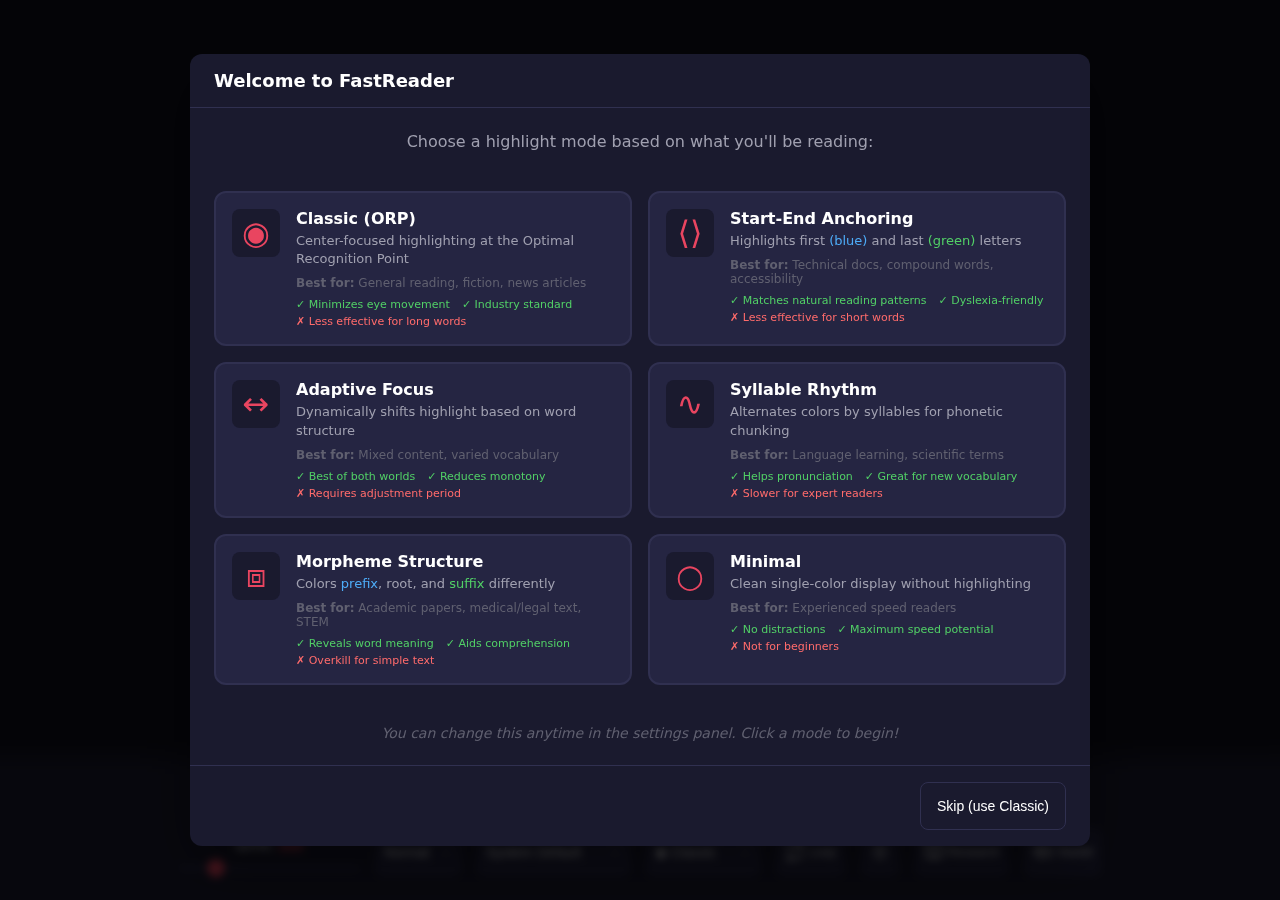
<file: index.html>
<!DOCTYPE html>
<html lang="en">
<head>
    <meta charset="UTF-8">
    <meta name="viewport" content="width=device-width, initial-scale=1.0, user-scalable=no">
    <meta name="description" content="FastReader - A free, open-source RSVP speed reading app. Read faster with Rapid Serial Visual Presentation.">
    <meta name="theme-color" content="#1a1a2e">
    <meta name="apple-mobile-web-app-capable" content="yes">
    <meta name="apple-mobile-web-app-status-bar-style" content="black-translucent">
    <meta name="apple-mobile-web-app-title" content="FastReader">
    
    <title>FastReader - RSVP Speed Reading</title>
    
    <!-- PWA Manifest -->
    <link rel="manifest" href="manifest.json">
    
    <!-- Icons -->
    <link rel="icon" href="icons/favicon.svg" type="image/svg+xml">
    <link rel="apple-touch-icon" href="icons/icon-192.png">
    
    <!-- Fonts -->
    <link rel="preload" href="fonts/OpenDyslexic-Regular.otf" as="font" type="font/otf" crossorigin>
    
    <!-- Styles -->
    <link rel="stylesheet" href="styles.css">
</head>
<body data-theme="dark">
    <!-- Offline Banner -->
    <div id="offlineBanner" class="offline-banner hidden">
        <svg class="icon" viewBox="0 0 24 24" fill="none" stroke="currentColor" stroke-width="2">
            <path d="M1 1l22 22M16.72 11.06A10.94 10.94 0 0119 12.55M5 12.55a10.94 10.94 0 015.17-2.39M10.71 5.05A16 16 0 0122.58 9M1.42 9a15.91 15.91 0 014.7-2.88M8.53 16.11a6 6 0 016.95 0M12 20h.01"/>
        </svg>
        <span>You're offline — reading from cache</span>
    </div>

    <!-- Main Canvas -->
    <canvas id="stage"></canvas>

    <!-- Progress Display -->
    <div id="progressDisplay" class="progress-display">
        <span id="progressText">Word 0 of 0</span>
        <div id="progressBar" class="progress-bar">
            <div id="progressFill" class="progress-fill"></div>
        </div>
    </div>

    <!-- Controls -->
    <div id="controls" class="controls">
        <!-- Primary Controls -->
        <div class="controls-row primary-controls">
            <button id="resetBtn" class="btn btn-icon" title="Reset (R)">
                <svg viewBox="0 0 24 24" fill="none" stroke="currentColor" stroke-width="2">
                    <path d="M3 12a9 9 0 1 0 9-9 9.75 9.75 0 0 0-6.74 2.74L3 8"/>
                    <path d="M3 3v5h5"/>
                </svg>
            </button>
            
            <button id="backBtn" class="btn btn-icon" title="Back (←)">
                <svg viewBox="0 0 24 24" fill="none" stroke="currentColor" stroke-width="2">
                    <path d="M19 12H5M12 19l-7-7 7-7"/>
                </svg>
            </button>
            
            <button id="playBtn" class="btn btn-primary" title="Play/Pause (Space)">
                <svg id="playIcon" viewBox="0 0 24 24" fill="currentColor">
                    <path d="M8 5v14l11-7z"/>
                </svg>
                <svg id="pauseIcon" class="hidden" viewBox="0 0 24 24" fill="currentColor">
                    <path d="M6 4h4v16H6zM14 4h4v16h-4z"/>
                </svg>
            </button>
            
            <button id="fwdBtn" class="btn btn-icon" title="Forward (→)">
                <svg viewBox="0 0 24 24" fill="none" stroke="currentColor" stroke-width="2">
                    <path d="M5 12h14M12 5l7 7-7 7"/>
                </svg>
            </button>
            
            <button id="textBtn" class="btn btn-icon" title="Set Text">
                <svg viewBox="0 0 24 24" fill="none" stroke="currentColor" stroke-width="2">
                    <path d="M14 2H6a2 2 0 0 0-2 2v16a2 2 0 0 0 2 2h12a2 2 0 0 0 2-2V8z"/>
                    <path d="M14 2v6h6M16 13H8M16 17H8M10 9H8"/>
                </svg>
            </button>
        </div>

        <!-- Settings Toggle (Mobile) -->
        <button id="settingsToggle" class="btn btn-icon settings-toggle" title="Settings">
            <svg viewBox="0 0 24 24" fill="none" stroke="currentColor" stroke-width="2">
                <circle cx="12" cy="12" r="3"/>
                <path d="M12 1v2M12 21v2M4.22 4.22l1.42 1.42M18.36 18.36l1.42 1.42M1 12h2M21 12h2M4.22 19.78l1.42-1.42M18.36 5.64l1.42-1.42"/>
            </svg>
        </button>

        <!-- Secondary Controls (Collapsible on mobile) -->
        <div id="settingsPanel" class="controls-row secondary-controls">
            <!-- WPM Control -->
            <div class="control-group wpm-control">
                <label id="wpmLabel" class="wpm-label" title="Click to edit">
                    WPM: <span id="wpmValue">300</span>
                </label>
                <input type="number" id="wpmInput" class="wpm-input hidden" min="50" max="1500" value="300">
                <input type="range" id="wpmRange" class="wpm-range" min="50" max="1500" value="300">
            </div>

            <!-- Profile Selector -->
            <div class="control-group">
                <select id="profileSelect" class="select" title="Pause Profile">
                    <option value="relaxed">Relaxed</option>
                    <option value="normal" selected>Normal</option>
                    <option value="speed">Speed</option>
                </select>
            </div>

            <!-- Font Selector -->
            <div class="control-group">
                <select id="fontSelect" class="select" title="Font">
                    <option value="system">System Default</option>
                    <option value="Arial">Arial</option>
                    <option value="Verdana">Verdana</option>
                    <option value="Georgia">Georgia</option>
                    <option value="Times New Roman">Times New Roman</option>
                    <option value="Trebuchet MS">Trebuchet MS</option>
                    <option value="Tahoma">Tahoma</option>
                    <option value="Courier New">Courier New</option>
                    <option value="OpenDyslexic">OpenDyslexic</option>
                </select>
            </div>

            <!-- Highlight Mode Selector -->
            <div class="control-group">
                <select id="highlightSelect" class="select" title="Highlight Mode">
                    <option value="classic">◉ Classic</option>
                    <option value="startEnd">⟨⟩ Start-End</option>
                    <option value="adaptive">↔ Adaptive</option>
                    <option value="syllable">∿ Syllable</option>
                    <option value="morpheme">⧈ Morpheme</option>
                    <option value="minimal">○ Minimal</option>
                </select>
            </div>

            <!-- Toggle Buttons -->
            <button id="loopToggleBtn" class="btn btn-toggle" title="Loop">
                <svg viewBox="0 0 24 24" fill="none" stroke="currentColor" stroke-width="2">
                    <path d="M17 1l4 4-4 4"/>
                    <path d="M3 11V9a4 4 0 0 1 4-4h14"/>
                    <path d="M7 23l-4-4 4-4"/>
                    <path d="M21 13v2a4 4 0 0 1-4 4H3"/>
                </svg>
                <span class="toggle-label">Loop</span>
            </button>

            <button id="themeBtn" class="btn btn-toggle" title="Toggle Theme (T)">
                <svg id="sunIcon" viewBox="0 0 24 24" fill="none" stroke="currentColor" stroke-width="2">
                    <circle cx="12" cy="12" r="5"/>
                    <path d="M12 1v2M12 21v2M4.22 4.22l1.42 1.42M18.36 18.36l1.42 1.42M1 12h2M21 12h2M4.22 19.78l1.42-1.42M18.36 5.64l1.42-1.42"/>
                </svg>
                <svg id="moonIcon" class="hidden" viewBox="0 0 24 24" fill="none" stroke="currentColor" stroke-width="2">
                    <path d="M21 12.79A9 9 0 1 1 11.21 3 7 7 0 0 0 21 12.79z"/>
                </svg>
            </button>

            <button id="researchBtn" class="btn btn-toggle" title="Research & Science">
                <svg viewBox="0 0 24 24" fill="none" stroke="currentColor" stroke-width="2">
                    <path d="M2 3h6a4 4 0 0 1 4 4v14a3 3 0 0 0-3-3H2z"/>
                    <path d="M22 3h-6a4 4 0 0 0-4 4v14a3 3 0 0 1 3-3h7z"/>
                </svg>
                <span class="toggle-label">Research</span>
            </button>

            <button id="soundToggleBtn" class="btn btn-toggle" title="Toggle Prosodic Sound">
                <svg viewBox="0 0 24 24" fill="none" stroke="currentColor" stroke-width="2">
                    <polygon points="11 5 6 9 2 9 2 15 6 15 11 19 11 5"/>
                    <path d="M15.54 8.46a5 5 0 0 1 0 7.07"/>
                    <path d="M19.07 4.93a10 10 0 0 1 0 14.14"/>
                </svg>
                <span class="toggle-label">Sound</span>
            </button>
        </div>

        <!-- Sound Settings Panel (shown when sound enabled) -->
        <div id="soundSettingsPanel" class="sound-settings-panel hidden">
            <div class="sound-settings-header">
                <span>🔊 Prosodic Sound per Mode</span>
            </div>
            <div class="sound-mode-toggles">
                <label class="sound-mode-toggle">
                    <input type="checkbox" id="sound-classic" class="sound-mode-checkbox" data-mode="classic">
                    <span class="sound-mode-label">◉ Classic</span>
                    <span class="sound-mode-desc">Pauses only</span>
                </label>
                <label class="sound-mode-toggle">
                    <input type="checkbox" id="sound-startEnd" class="sound-mode-checkbox" data-mode="startEnd">
                    <span class="sound-mode-label">⟨⟩ Start-End</span>
                    <span class="sound-mode-desc">Phrase ticks</span>
                </label>
                <label class="sound-mode-toggle">
                    <input type="checkbox" id="sound-adaptive" class="sound-mode-checkbox" data-mode="adaptive">
                    <span class="sound-mode-label">↔ Adaptive</span>
                    <span class="sound-mode-desc">Dynamic cues</span>
                </label>
                <label class="sound-mode-toggle">
                    <input type="checkbox" id="sound-syllable" class="sound-mode-checkbox" data-mode="syllable">
                    <span class="sound-mode-label">∿ Syllable</span>
                    <span class="sound-mode-desc">Stress ticks</span>
                </label>
                <label class="sound-mode-toggle">
                    <input type="checkbox" id="sound-morpheme" class="sound-mode-checkbox" data-mode="morpheme">
                    <span class="sound-mode-label">⧈ Morpheme</span>
                    <span class="sound-mode-desc">Boundary cues</span>
                </label>
                <label class="sound-mode-toggle">
                    <input type="checkbox" id="sound-minimal" class="sound-mode-checkbox" data-mode="minimal">
                    <span class="sound-mode-label">○ Minimal</span>
                    <span class="sound-mode-desc">Silence</span>
                </label>
            </div>
        </div>
    </div>

    <!-- Text Input Modal -->
    <div id="modalBackdrop" class="modal-backdrop hidden">
        <div class="modal">
            <div class="modal-header">
                <h2>Set Reading Text</h2>
                <button id="closeModalBtn" class="btn btn-icon modal-close">
                    <svg viewBox="0 0 24 24" fill="none" stroke="currentColor" stroke-width="2">
                        <path d="M18 6L6 18M6 6l12 12"/>
                    </svg>
                </button>
            </div>
            
            <div class="modal-body">
                <textarea id="textArea" class="text-area" placeholder="Paste your text here..."></textarea>
                
                <div class="file-upload">
                    <label for="fileInput" class="file-label">
                        <svg viewBox="0 0 24 24" fill="none" stroke="currentColor" stroke-width="2">
                            <path d="M21 15v4a2 2 0 0 1-2 2H5a2 2 0 0 1-2-2v-4"/>
                            <polyline points="17 8 12 3 7 8"/>
                            <line x1="12" y1="3" x2="12" y2="15"/>
                        </svg>
                        <span>Upload file (.txt, .pdf)</span>
                    </label>
                    <input type="file" id="fileInput" accept=".txt,.pdf,text/plain,application/pdf" class="file-input">
                </div>

                <!-- Recent PDFs -->
                <div id="recentPdfs" class="recent-pdfs hidden">
                    <h3>Recent Documents</h3>
                    <ul id="recentList" class="recent-list"></ul>
                </div>

                <!-- PDF Loading Status -->
                <div id="pdfStatus" class="pdf-status hidden">
                    <div class="pdf-status-icon">
                        <svg class="spinner" viewBox="0 0 24 24" fill="none" stroke="currentColor" stroke-width="2">
                            <path d="M12 2v4M12 18v4M4.93 4.93l2.83 2.83M16.24 16.24l2.83 2.83M2 12h4M18 12h4M4.93 19.07l2.83-2.83M16.24 7.76l2.83-2.83"/>
                        </svg>
                    </div>
                    <span id="pdfStatusText">Loading PDF...</span>
                </div>
            </div>
            
            <div class="modal-footer">
                <button id="cancelModalBtn" class="btn btn-secondary">Cancel</button>
                <button id="applyModalBtn" class="btn btn-primary">Apply</button>
            </div>
        </div>
    </div>

    <!-- PDF Loading Options Modal -->
    <div id="pdfOptionsBackdrop" class="modal-backdrop hidden">
        <div class="modal modal-small">
            <div class="modal-header">
                <h2>PDF Loading Options</h2>
                <button id="closePdfOptionsBtn" class="btn btn-icon modal-close">
                    <svg viewBox="0 0 24 24" fill="none" stroke="currentColor" stroke-width="2">
                        <path d="M18 6L6 18M6 6l12 12"/>
                    </svg>
                </button>
            </div>
            
            <div class="modal-body">
                <p id="pdfInfoText" class="pdf-info-text">This PDF has X pages (~Y words)</p>
                
                <div class="pdf-options">
                    <button id="loadAllPagesBtn" class="btn btn-option">
                        <svg viewBox="0 0 24 24" fill="none" stroke="currentColor" stroke-width="2">
                            <path d="M14 2H6a2 2 0 0 0-2 2v16a2 2 0 0 0 2 2h12a2 2 0 0 0 2-2V8z"/>
                            <path d="M14 2v6h6"/>
                            <path d="M12 18v-6M9 15l3 3 3-3"/>
                        </svg>
                        <div class="option-text">
                            <strong>Load All Pages</strong>
                            <span>Wait for complete document before reading</span>
                        </div>
                    </button>
                    
                    <button id="loadQuickStartBtn" class="btn btn-option">
                        <svg viewBox="0 0 24 24" fill="none" stroke="currentColor" stroke-width="2">
                            <polygon points="13 2 3 14 12 14 11 22 21 10 12 10 13 2"/>
                        </svg>
                        <div class="option-text">
                            <strong>Quick Start</strong>
                            <span>Load first 3 pages, continue loading in background</span>
                        </div>
                    </button>
                </div>

                <!-- Loading Progress -->
                <div id="pdfLoadingProgress" class="pdf-loading-progress hidden">
                    <div class="pdf-status-icon">
                        <svg class="spinner" viewBox="0 0 24 24" fill="none" stroke="currentColor" stroke-width="2">
                            <path d="M12 2v4M12 18v4M4.93 4.93l2.83 2.83M16.24 16.24l2.83 2.83M2 12h4M18 12h4M4.93 19.07l2.83-2.83M16.24 7.76l2.83-2.83"/>
                        </svg>
                    </div>
                    <span id="pdfLoadingText">Loading pages...</span>
                    <div class="progress-bar">
                        <div id="pdfProgressFill" class="progress-fill"></div>
                    </div>
                </div>
            </div>
        </div>
    </div>

    <!-- Loading Overlay (for PDF page loading during reading) -->
    <div id="loadingOverlay" class="loading-overlay hidden">
        <div class="loading-content">
            <svg class="spinner large" viewBox="0 0 24 24" fill="none" stroke="currentColor" stroke-width="2">
                <path d="M12 2v4M12 18v4M4.93 4.93l2.83 2.83M16.24 16.24l2.83 2.83M2 12h4M18 12h4M4.93 19.07l2.83-2.83M16.24 7.76l2.83-2.83"/>
            </svg>
            <span>Loading next page...</span>
        </div>
    </div>

    <!-- Research Modal -->
    <div id="researchBackdrop" class="modal-backdrop hidden">
        <div class="modal modal-research">
            <div class="modal-header">
                <h2>📚 The Science Behind FastReader</h2>
                <button id="closeResearchBtn" class="btn btn-icon modal-close">
                    <svg viewBox="0 0 24 24" fill="none" stroke="currentColor" stroke-width="2">
                        <path d="M18 6L6 18M6 6l12 12"/>
                    </svg>
                </button>
            </div>
            
            <div class="modal-body research-body">
                <!-- Tab Navigation -->
                <div class="research-tabs">
                    <button class="research-tab active" data-tab="classic">
                        <span class="tab-icon">◉</span>
                        <span class="tab-label">Classic</span>
                    </button>
                    <button class="research-tab" data-tab="startend">
                        <span class="tab-icon">⟨⟩</span>
                        <span class="tab-label">Start-End</span>
                    </button>
                    <button class="research-tab" data-tab="adaptive">
                        <span class="tab-icon">↔</span>
                        <span class="tab-label">Adaptive</span>
                    </button>
                    <button class="research-tab" data-tab="syllable">
                        <span class="tab-icon">∿</span>
                        <span class="tab-label">Syllable</span>
                    </button>
                    <button class="research-tab" data-tab="morpheme">
                        <span class="tab-icon">⧈</span>
                        <span class="tab-label">Morpheme</span>
                    </button>
                    <button class="research-tab" data-tab="minimal">
                        <span class="tab-icon">○</span>
                        <span class="tab-label">Minimal</span>
                    </button>
                    <button class="research-tab" data-tab="sound">
                        <span class="tab-icon">🔊</span>
                        <span class="tab-label">Sound</span>
                    </button>
                </div>

                <!-- Tab Content Panels -->
                <div class="research-panels">
                    <!-- Classic Panel -->
                    <div id="panel-classic" class="research-panel active">
                        <div class="panel-header">
                            <h3>◉ Classic (Optimal Recognition Point)</h3>
                            <div class="panel-meta">
                                <span class="meta-tag best-for">📖 Best for: General reading, fiction, news</span>
                                <span class="meta-tag speed">⚡⚡⚡ Fast</span>
                            </div>
                        </div>
                        <div class="panel-description">
                            <p>The ORP (Optimal Recognition Point) is located slightly left of center—approximately 35-40% from the start. This position minimizes eye travel distance for fastest word recognition.</p>
                        </div>
                        <div class="panel-papers">
                            <h4>📄 Research Papers</h4>
                            <div class="paper-card">
                                <a href="https://www.ncbi.nlm.nih.gov/pmc/articles/PMC4617552/" target="_blank" rel="noopener">
                                    <strong>Potter, M.C., et al. (2014)</strong>
                                    <span>Detecting meaning in RSVP at 13 ms per picture</span>
                                </a>
                                <p class="paper-finding">📌 Finding: RSVP enables comprehension at 700+ WPM</p>
                            </div>
                            <div class="paper-card">
                                <a href="https://www.sciencedirect.com/science/article/pii/S0042698909005252" target="_blank" rel="noopener">
                                    <strong>Rayner, K. (2009)</strong>
                                    <span>Eye movements and attention in reading</span>
                                </a>
                                <p class="paper-finding">📌 Finding: Eyes naturally fixate at optimal positions</p>
                            </div>
                            <div class="paper-card">
                                <a href="https://link.springer.com/article/10.3758/BF03200810" target="_blank" rel="noopener">
                                    <strong>O'Regan & Jacobs (1992)</strong>
                                    <span>Optimal viewing position effect in word recognition</span>
                                </a>
                                <p class="paper-finding">📌 Finding: Seminal paper establishing OVP concept</p>
                            </div>
                        </div>
                    </div>

                    <!-- Start-End Panel -->
                    <div id="panel-startend" class="research-panel">
                        <div class="panel-header">
                            <h3>⟨⟩ Start-End Anchoring</h3>
                            <div class="panel-meta">
                                <span class="meta-tag best-for">📖 Best for: Technical docs, accessibility</span>
                                <span class="meta-tag speed">⚡⚡⚡ Fast</span>
                            </div>
                        </div>
                        <div class="panel-description">
                            <p>Readers rely heavily on first and last letters for word recognition. The brain processes these "anchor" positions preferentially—even scrambled middle letters don't prevent reading!</p>
                        </div>
                        <div class="panel-insight">
                            <span class="insight-icon">💡</span>
                            <span><strong>Dyslexia-Friendly:</strong> Reinforces word boundaries, helpful for visual crowding effects</span>
                        </div>
                        <div class="panel-papers">
                            <h4>📄 Research Papers</h4>
                            <div class="paper-card">
                                <a href="https://link.springer.com/article/10.3758/s13423-012-0247-y" target="_blank" rel="noopener">
                                    <strong>Johnson & Eisler (2012)</strong>
                                    <span>The importance of first and last letters in sentence reading</span>
                                </a>
                                <p class="paper-finding">📌 Finding: Transposing edge letters severely disrupts reading</p>
                            </div>
                            <div class="paper-card">
                                <a href="https://www.sciencedirect.com/science/article/pii/S0010027704001775" target="_blank" rel="noopener">
                                    <strong>Grainger & Whitney (2004)</strong>
                                    <span>"Does the huamn mnid raed wrods as a wlohe?"</span>
                                </a>
                                <p class="paper-finding">📌 Finding: First/last letters are critical anchors</p>
                            </div>
                            <div class="paper-card">
                                <a href="https://www.ncbi.nlm.nih.gov/pmc/articles/PMC3166198/" target="_blank" rel="noopener">
                                    <strong>White, Johnson, et al. (2008)</strong>
                                    <span>Eye movements when reading transposed text</span>
                                </a>
                                <p class="paper-finding">📌 Finding: Edge letters have unique cognitive weight</p>
                            </div>
                        </div>
                    </div>

                    <!-- Adaptive Panel -->
                    <div id="panel-adaptive" class="research-panel">
                        <div class="panel-header">
                            <h3>↔ Adaptive Focus</h3>
                            <div class="panel-meta">
                                <span class="meta-tag best-for">📖 Best for: Mixed content, varied vocabulary</span>
                                <span class="meta-tag speed">⚡⚡⚡ Fast</span>
                            </div>
                        </div>
                        <div class="panel-description">
                            <p>Combines ORP with word length effects. Short words are processed holistically; longer words get strategic highlight placement that shifts based on structure.</p>
                        </div>
                        <div class="panel-papers">
                            <h4>📄 Research Papers</h4>
                            <div class="paper-card">
                                <a href="https://www.sciencedirect.com/science/article/pii/S0042698998002423" target="_blank" rel="noopener">
                                    <strong>Nazir, Jacobs & O'Regan (1998)</strong>
                                    <span>Letter legibility and visual word recognition</span>
                                </a>
                                <p class="paper-finding">📌 Finding: Optimal position shifts based on word length</p>
                            </div>
                            <div class="paper-card">
                                <a href="https://link.springer.com/article/10.3758/s13423-014-0634-1" target="_blank" rel="noopener">
                                    <strong>Schotter, Angele & Rayner (2012)</strong>
                                    <span>Parafoveal processing in reading</span>
                                </a>
                                <p class="paper-finding">📌 Finding: Skilled readers dynamically allocate attention</p>
                            </div>
                            <div class="paper-card">
                                <a href="https://www.ncbi.nlm.nih.gov/pmc/articles/PMC3117157/" target="_blank" rel="noopener">
                                    <strong>Vitu, O'Regan & Mittau (1990)</strong>
                                    <span>Optimal landing position in reading</span>
                                </a>
                                <p class="paper-finding">📌 Finding: Landing position varies with word characteristics</p>
                            </div>
                        </div>
                    </div>

                    <!-- Syllable Panel -->
                    <div id="panel-syllable" class="research-panel">
                        <div class="panel-header">
                            <h3>∿ Syllable Rhythm</h3>
                            <div class="panel-meta">
                                <span class="meta-tag best-for">📖 Best for: Language learning, new vocabulary</span>
                                <span class="meta-tag speed">⚡⚡ Moderate</span>
                            </div>
                        </div>
                        <div class="panel-description">
                            <p>Alternates colors by syllable boundaries. Leverages phonological structure to enhance fluency with complex or unfamiliar words.</p>
                        </div>
                        <div class="panel-insight">
                            <span class="insight-icon">💡</span>
                            <span><strong>Language Learning:</strong> Especially effective for L2 learners—makes phonological structure explicit</span>
                        </div>
                        <div class="panel-papers">
                            <h4>📄 Research Papers</h4>
                            <div class="paper-card">
                                <a href="https://www.sciencedirect.com/science/article/pii/S0028393218300318" target="_blank" rel="noopener">
                                    <strong>Chetail, F. (2015)</strong>
                                    <span>Orthographic redundancy in visual word recognition</span>
                                </a>
                                <p class="paper-finding">📌 Finding: Syllable-based chunking aids multilingual reading</p>
                            </div>
                            <div class="paper-card">
                                <a href="https://www.tandfonline.com/doi/abs/10.1080/02643294.2019.1659936" target="_blank" rel="noopener">
                                    <strong>Doignon-Camus & Zagar (2014)</strong>
                                    <span>The syllable frequency effect in word recognition</span>
                                </a>
                                <p class="paper-finding">📌 Finding: Syllables are natural processing units</p>
                            </div>
                            <div class="paper-card">
                                <a href="https://link.springer.com/article/10.1007/s11145-014-9534-0" target="_blank" rel="noopener">
                                    <strong>Bhattacharya & Ehri (2004)</strong>
                                    <span>Graphosyllabic analysis helps struggling readers</span>
                                </a>
                                <p class="paper-finding">📌 Finding: Color-coded syllables aid vocabulary acquisition</p>
                            </div>
                        </div>
                    </div>

                    <!-- Morpheme Panel -->
                    <div id="panel-morpheme" class="research-panel">
                        <div class="panel-header">
                            <h3>⧈ Morpheme Structure</h3>
                            <div class="panel-meta">
                                <span class="meta-tag best-for">📖 Best for: Academic, STEM, legal/medical</span>
                                <span class="meta-tag speed">⚡⚡ Moderate</span>
                            </div>
                        </div>
                        <div class="panel-description">
                            <p>Colors <span style="color:#4dabf7">prefix (blue)</span>, root (white), and <span style="color:#51cf66">suffix (green)</span> differently. Morphological awareness is one of the strongest predictors of reading comprehension!</p>
                        </div>
                        <div class="panel-insight">
                            <span class="insight-icon">💡</span>
                            <span><strong>Academic Reading:</strong> Essential for STEM/medical/legal texts with Latin/Greek morphemes (anti-, bio-, -ology)</span>
                        </div>
                        <div class="panel-papers">
                            <h4>📄 Research Papers</h4>
                            <div class="paper-card">
                                <a href="https://psycnet.apa.org/record/2018-62611-001" target="_blank" rel="noopener">
                                    <strong>Levesque, Kieffer & Deacon (2019)</strong>
                                    <span>Morphological skills and reading comprehension</span>
                                </a>
                                <p class="paper-finding">📌 Finding: Morphological awareness predicts comprehension</p>
                            </div>
                            <div class="paper-card">
                                <a href="https://www.ncbi.nlm.nih.gov/pmc/articles/PMC4516776/" target="_blank" rel="noopener">
                                    <strong>Tighe & Schatschneider (2016)</strong>
                                    <span>Component reading skills in struggling adult readers</span>
                                </a>
                                <p class="paper-finding">📌 Finding: Morphological skills predictive into adulthood</p>
                            </div>
                            <div class="paper-card">
                                <a href="https://www.frontiersin.org/articles/10.3389/fpsyg.2014.00452/full" target="_blank" rel="noopener">
                                    <strong>Rastle & Davis (2008)</strong>
                                    <span>Morphological decomposition based on orthography</span>
                                </a>
                                <p class="paper-finding">📌 Finding: Morphemes processed as discrete visual units</p>
                            </div>
                        </div>
                    </div>

                    <!-- Minimal Panel -->
                    <div id="panel-minimal" class="research-panel">
                        <div class="panel-header">
                            <h3>○ Minimal</h3>
                            <div class="panel-meta">
                                <span class="meta-tag best-for">📖 Best for: Expert speed readers</span>
                                <span class="meta-tag speed">⚡⚡⚡⚡ Fastest</span>
                            </div>
                        </div>
                        <div class="panel-description">
                            <p>Clean single-color display without highlighting. For skilled readers, visual scaffolding can become a distraction—this mode removes it entirely.</p>
                        </div>
                        <div class="panel-papers">
                            <h4>📄 Research Papers</h4>
                            <div class="paper-card">
                                <a href="https://www.sciencedirect.com/science/article/pii/S1364661315002521" target="_blank" rel="noopener">
                                    <strong>Rayner, Pollatsek, et al. (2012)</strong>
                                    <span>Psychology of Reading (2nd ed.)</span>
                                </a>
                                <p class="paper-finding">📌 Finding: Skilled readers process words in 150-300ms</p>
                            </div>
                            <div class="paper-card">
                                <a href="https://www.ncbi.nlm.nih.gov/pmc/articles/PMC3579148/" target="_blank" rel="noopener">
                                    <strong>Kalyuga, S. (2007)</strong>
                                    <span>Expertise reversal effect in instruction</span>
                                </a>
                                <p class="paper-finding">📌 Finding: Scaffolding helps novices but hinders experts</p>
                            </div>
                            <div class="paper-card">
                                <a href="https://link.springer.com/article/10.3758/s13423-015-0879-y" target="_blank" rel="noopener">
                                    <strong>Schotter, Tran & Rayner (2014)</strong>
                                    <span>Comprehension supported by regressions during reading</span>
                                </a>
                                <p class="paper-finding">📌 Finding: Skilled readers need less visual guidance</p>
                            </div>
                        </div>
                    </div>

                    <!-- Sound Science Panel -->
                    <div id="panel-sound" class="research-panel">
                        <div class="panel-header">
                            <h3>🔊 Prosodic Sound Science</h3>
                            <div class="panel-meta">
                                <span class="meta-tag best-for">🎵 Optional audio cues for rhythm</span>
                                <span class="meta-tag speed">🧠 Neurolinguistic</span>
                            </div>
                        </div>
                        <div class="panel-description">
                            <p>FastReader's prosodic sound system provides subtle audio cues aligned with linguistic boundaries. Based on neural oscillation theory and prosodic parsing research.</p>
                            
                            <h4>🎯 Global Sound Constraints</h4>
                            <ul class="sound-constraints">
                                <li><strong>Duration:</strong> 10–40 ms (never longer)</li>
                                <li><strong>Attack:</strong> &lt;5 ms (no slow fade-ins)</li>
                                <li><strong>Decay:</strong> &lt;30 ms</li>
                                <li><strong>Pitch:</strong> Fixed (no melody)</li>
                                <li><strong>Timbre:</strong> Soft click / muted tick</li>
                                <li><strong>Volume:</strong> −20 to −30 LUFS (subtle)</li>
                            </ul>
                            <p class="sound-why"><em>Short transients entrain timing without activating music/emotion circuits. Longer sounds trigger attentional competition.</em></p>

                            <h4>📊 Sound Strategy per Mode</h4>
                            <div class="sound-modes-table">
                                <div class="sound-mode-row">
                                    <span class="mode-name">◉ Classic (ORP)</span>
                                    <span class="mode-sound">Pauses only — no ticks. Silence restores syntactic rhythm in RSVP.</span>
                                </div>
                                <div class="sound-mode-row">
                                    <span class="mode-name">⟨⟩ Start–End</span>
                                    <span class="mode-sound">Phrase-aligned soft ticks (20ms) reinforce chunk boundaries for working memory.</span>
                                </div>
                                <div class="sound-mode-row">
                                    <span class="mode-name">↔ Adaptive Focus</span>
                                    <span class="mode-sound">Dynamic pauses + sparse boundary ticks mimic natural reading prosody.</span>
                                </div>
                                <div class="sound-mode-row">
                                    <span class="mode-name">∿ Syllable Rhythm</span>
                                    <span class="mode-sound">Stressed-syllable micro-ticks (10-15ms) align with theta-band (~4-8 Hz) for phonological parsing.</span>
                                </div>
                                <div class="sound-mode-row">
                                    <span class="mode-name">⧈ Morpheme</span>
                                    <span class="mode-sound">Boundary confirmation ticks at prefix→root and root→suffix transitions.</span>
                                </div>
                                <div class="sound-mode-row">
                                    <span class="mode-name">○ Minimal</span>
                                    <span class="mode-sound">Complete silence. Expert readers self-generate internal prosody.</span>
                                </div>
                            </div>

                            <h4>⚠️ Safety Rules</h4>
                            <ul class="sound-safety">
                                <li>❌ No melody or continuous background</li>
                                <li>❌ No enforced tempo or sync to every word</li>
                                <li>✅ Encode structure, not speed</li>
                                <li>✅ Prefer silence over sound</li>
                                <li>✅ Fully optional per mode</li>
                            </ul>
                        </div>
                        <div class="panel-papers">
                            <h4>📄 Research Papers</h4>
                            <div class="paper-card">
                                <a href="https://pubmed.ncbi.nlm.nih.gov/39595905/" target="_blank" rel="noopener">
                                    <strong>Zhang, Wang & Ding (2024)</strong>
                                    <span>Neural tracking of speech rhythm during silent reading</span>
                                </a>
                                <p class="paper-finding">📌 Finding: Silent reading activates speech rhythm patterns similarly to spoken language</p>
                            </div>
                            <div class="paper-card">
                                <a href="https://www.sciencedirect.com/science/article/abs/pii/S0388000187800190" target="_blank" rel="noopener">
                                    <strong>Allen, J. (1987)</strong>
                                    <span>Isochrony and prosody in silent reading</span>
                                </a>
                                <p class="paper-finding">📌 Finding: Readers impose internal prosodic structure on text even without sound</p>
                            </div>
                            <div class="paper-card">
                                <a href="https://pubmed.ncbi.nlm.nih.gov/24796577/" target="_blank" rel="noopener">
                                    <strong>Veenendaal, Groen & Verhoeven (2014)</strong>
                                    <span>Segmental and suprasegmental phonology in reading comprehension</span>
                                </a>
                                <p class="paper-finding">📌 Finding: Prosodic sensitivity explains unique variance in comprehension beyond decoding</p>
                            </div>
                            <div class="paper-card">
                                <a href="https://www.nature.com/articles/s41598-022-15596-7" target="_blank" rel="noopener">
                                    <strong>Ozernov-Palchik et al. (2022)</strong>
                                    <span>Rhythm processing deficits underlie reading difficulties</span>
                                </a>
                                <p class="paper-finding">📌 Finding: Rhythm perception ability predicts phonological awareness and reading performance</p>
                            </div>
                            <div class="paper-card">
                                <a href="https://www.mdpi.com/1995-8692/13/3/25" target="_blank" rel="noopener">
                                    <strong>Breen & Clifton (2020)</strong>
                                    <span>Stress matters revisited: Eye movements during silent reading</span>
                                </a>
                                <p class="paper-finding">📌 Finding: Readers align eye movements with metrical and rhythmic expectations</p>
                            </div>
                            <div class="paper-card">
                                <a href="https://pubmed.ncbi.nlm.nih.gov/39085167/" target="_blank" rel="noopener">
                                    <strong>Yan, Richter & Kliegl (2023)</strong>
                                    <span>Auditory distraction and eye movements during reading</span>
                                </a>
                                <p class="paper-finding">📌 Finding: Unstructured sounds disrupt reading—structured prosodic cues avoid this</p>
                            </div>
                            <div class="paper-card">
                                <a href="https://www.ncbi.nlm.nih.gov/pmc/articles/PMC3158676/" target="_blank" rel="noopener">
                                    <strong>Poeppel, D. (2003)</strong>
                                    <span>The analysis of speech in different temporal integration windows</span>
                                </a>
                                <p class="paper-finding">📌 Finding: Theta oscillations (~4-8 Hz) parse syllabic structure</p>
                            </div>
                            <div class="paper-card">
                                <a href="https://mitpress.mit.edu/9780262162487/music-language-and-the-brain/" target="_blank" rel="noopener">
                                    <strong>Patel, A.D. (2008)</strong>
                                    <span>Music, Language, and the Brain</span>
                                </a>
                                <p class="paper-finding">📌 Finding: Prosodic cues improve parsing without activating music circuits</p>
                            </div>
                            <div class="paper-card">
                                <a href="https://www.sciencedirect.com/science/article/pii/S0010027710001745" target="_blank" rel="noopener">
                                    <strong>Goswami, U. (2011)</strong>
                                    <span>A temporal sampling framework for developmental dyslexia</span>
                                </a>
                                <p class="paper-finding">📌 Finding: Syllabic rhythm cues aid phonological processing</p>
                            </div>
                            <div class="paper-card">
                                <a href="https://psycnet.apa.org/record/2006-10322-001" target="_blank" rel="noopener">
                                    <strong>Baddeley, A. (2003)</strong>
                                    <span>Working memory and language</span>
                                </a>
                                <p class="paper-finding">📌 Finding: Chunking at phrase boundaries improves retention</p>
                            </div>
                        </div>
                    </div>
                </div>
            </div>
        </div>
    </div>

    <!-- Welcome Screen -->
    <div id="welcomeBackdrop" class="modal-backdrop hidden">
        <div class="modal modal-welcome">
            <div class="modal-header">
                <h2>Welcome to FastReader</h2>
            </div>
            
            <div class="modal-body">
                <p class="welcome-intro">Choose a highlight mode based on what you'll be reading:</p>
                
                <div class="welcome-modes-grid">
                    <!-- Classic ORP -->
                    <div class="welcome-mode-card" data-mode="classic">
                        <div class="mode-icon">◉</div>
                        <div class="mode-info">
                            <h3>Classic (ORP)</h3>
                            <p class="mode-desc">Center-focused highlighting at the Optimal Recognition Point</p>
                            <p class="mode-best"><strong>Best for:</strong> General reading, fiction, news articles</p>
                            <div class="mode-pros-cons">
                                <span class="pro">✓ Minimizes eye movement</span>
                                <span class="pro">✓ Industry standard</span>
                                <span class="con">✗ Less effective for long words</span>
                            </div>
                        </div>
                    </div>

                    <!-- Start-End Anchoring -->
                    <div class="welcome-mode-card" data-mode="startEnd">
                        <div class="mode-icon">⟨⟩</div>
                        <div class="mode-info">
                            <h3>Start-End Anchoring</h3>
                            <p class="mode-desc">Highlights first <span style="color:#4dabf7">(blue)</span> and last <span style="color:#51cf66">(green)</span> letters</p>
                            <p class="mode-best"><strong>Best for:</strong> Technical docs, compound words, accessibility</p>
                            <div class="mode-pros-cons">
                                <span class="pro">✓ Matches natural reading patterns</span>
                                <span class="pro">✓ Dyslexia-friendly</span>
                                <span class="con">✗ Less effective for short words</span>
                            </div>
                        </div>
                    </div>

                    <!-- Adaptive Focus -->
                    <div class="welcome-mode-card" data-mode="adaptive">
                        <div class="mode-icon">↔</div>
                        <div class="mode-info">
                            <h3>Adaptive Focus</h3>
                            <p class="mode-desc">Dynamically shifts highlight based on word structure</p>
                            <p class="mode-best"><strong>Best for:</strong> Mixed content, varied vocabulary</p>
                            <div class="mode-pros-cons">
                                <span class="pro">✓ Best of both worlds</span>
                                <span class="pro">✓ Reduces monotony</span>
                                <span class="con">✗ Requires adjustment period</span>
                            </div>
                        </div>
                    </div>

                    <!-- Syllable Rhythm -->
                    <div class="welcome-mode-card" data-mode="syllable">
                        <div class="mode-icon">∿</div>
                        <div class="mode-info">
                            <h3>Syllable Rhythm</h3>
                            <p class="mode-desc">Alternates colors by syllables for phonetic chunking</p>
                            <p class="mode-best"><strong>Best for:</strong> Language learning, scientific terms</p>
                            <div class="mode-pros-cons">
                                <span class="pro">✓ Helps pronunciation</span>
                                <span class="pro">✓ Great for new vocabulary</span>
                                <span class="con">✗ Slower for expert readers</span>
                            </div>
                        </div>
                    </div>

                    <!-- Morpheme Structure -->
                    <div class="welcome-mode-card" data-mode="morpheme">
                        <div class="mode-icon">⧈</div>
                        <div class="mode-info">
                            <h3>Morpheme Structure</h3>
                            <p class="mode-desc">Colors <span style="color:#4dabf7">prefix</span>, root, and <span style="color:#51cf66">suffix</span> differently</p>
                            <p class="mode-best"><strong>Best for:</strong> Academic papers, medical/legal text, STEM</p>
                            <div class="mode-pros-cons">
                                <span class="pro">✓ Reveals word meaning</span>
                                <span class="pro">✓ Aids comprehension</span>
                                <span class="con">✗ Overkill for simple text</span>
                            </div>
                        </div>
                    </div>

                    <!-- Minimal -->
                    <div class="welcome-mode-card" data-mode="minimal">
                        <div class="mode-icon">○</div>
                        <div class="mode-info">
                            <h3>Minimal</h3>
                            <p class="mode-desc">Clean single-color display without highlighting</p>
                            <p class="mode-best"><strong>Best for:</strong> Experienced speed readers</p>
                            <div class="mode-pros-cons">
                                <span class="pro">✓ No distractions</span>
                                <span class="pro">✓ Maximum speed potential</span>
                                <span class="con">✗ Not for beginners</span>
                            </div>
                        </div>
                    </div>
                </div>

                <p class="welcome-footer">
                    <em>You can change this anytime in the settings panel. Click a mode to begin!</em>
                </p>
            </div>
            
            <div class="modal-footer">
                <button id="skipWelcomeBtn" class="btn btn-secondary">Skip (use Classic)</button>
            </div>
        </div>
    </div>

    <!-- Scripts -->
    <script src="lib/pdf.min.js"></script>
    <script src="db.js"></script>
    <script src="pdf-loader.js"></script>
    <script src="app.js"></script>
    
    <!-- Service Worker Registration -->
    <script>
        if ('serviceWorker' in navigator) {
            window.addEventListener('load', () => {
                navigator.serviceWorker.register('sw.js')
                    .then(reg => console.log('SW registered:', reg.scope))
                    .catch(err => console.warn('SW registration failed:', err));
            });
        }
    </script>
</body>
</html>
</file>
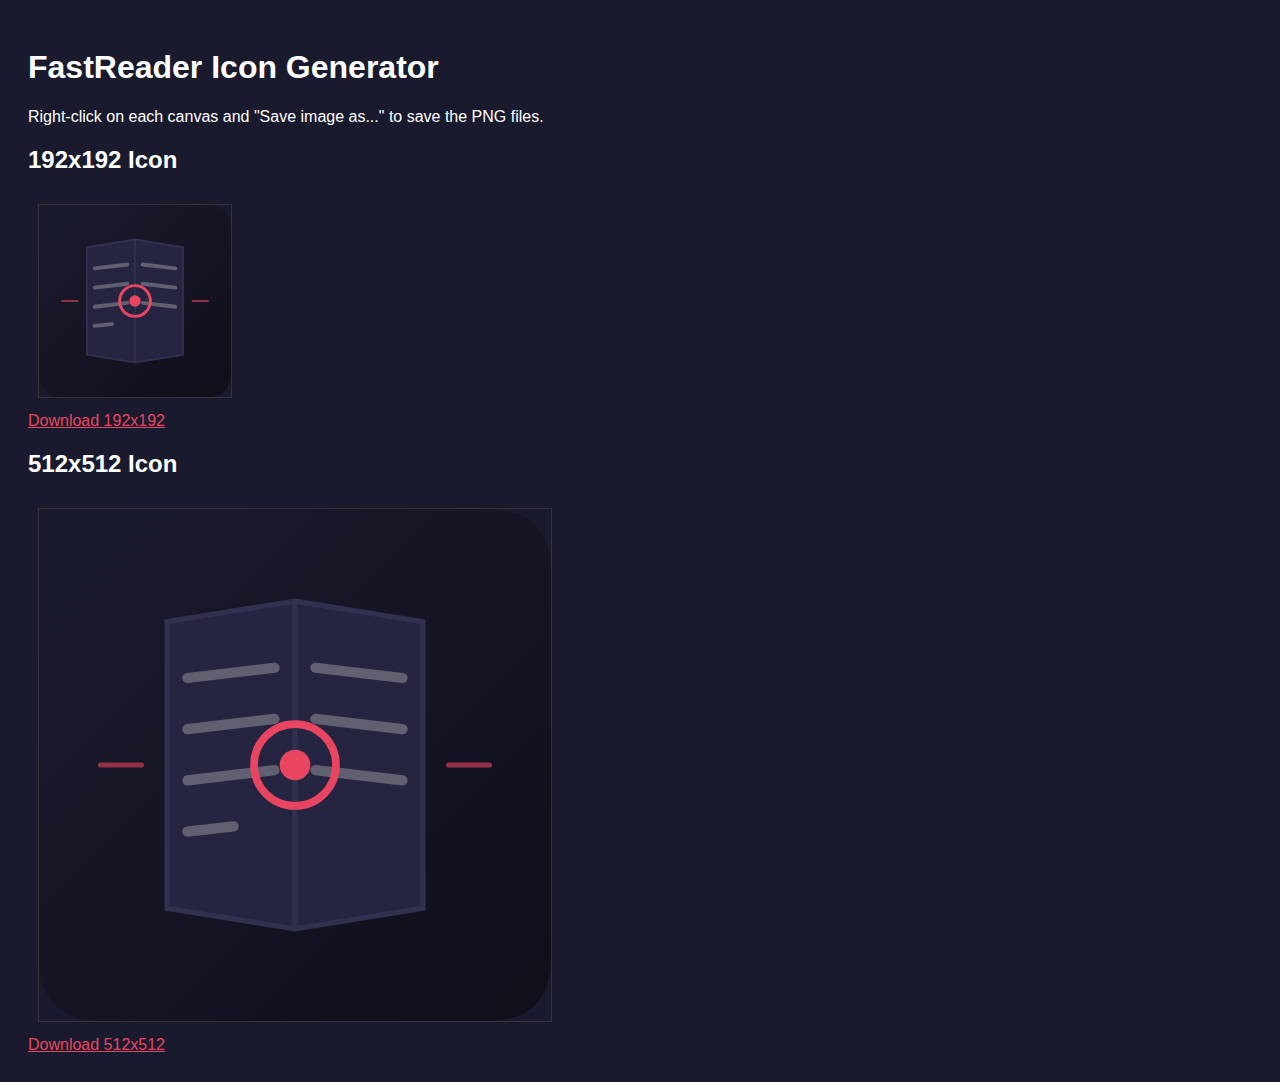
<file: generate-icons.html>
<!DOCTYPE html>
<html>
<head>
    <title>Generate Icons</title>
    <style>
        body { font-family: Arial, sans-serif; padding: 20px; background: #1a1a2e; color: white; }
        canvas { border: 1px solid #333; margin: 10px; }
        button { padding: 10px 20px; margin: 10px; cursor: pointer; }
        a { color: #e94560; }
    </style>
</head>
<body>
    <h1>FastReader Icon Generator</h1>
    <p>Right-click on each canvas and "Save image as..." to save the PNG files.</p>
    
    <h2>192x192 Icon</h2>
    <canvas id="icon192" width="192" height="192"></canvas>
    <br>
    <a id="download192" download="icon-192.png">Download 192x192</a>
    
    <h2>512x512 Icon</h2>
    <canvas id="icon512" width="512" height="512"></canvas>
    <br>
    <a id="download512" download="icon-512.png">Download 512x512</a>

    <script>
        function drawIcon(canvas, size) {
            const ctx = canvas.getContext('2d');
            const scale = size / 100;
            
            // Background gradient
            const gradient = ctx.createLinearGradient(0, 0, size, size);
            gradient.addColorStop(0, '#1a1a2e');
            gradient.addColorStop(1, '#0f0f1a');
            
            // Rounded rectangle background
            ctx.beginPath();
            const radius = size * 0.125;
            ctx.moveTo(radius, 0);
            ctx.lineTo(size - radius, 0);
            ctx.quadraticCurveTo(size, 0, size, radius);
            ctx.lineTo(size, size - radius);
            ctx.quadraticCurveTo(size, size, size - radius, size);
            ctx.lineTo(radius, size);
            ctx.quadraticCurveTo(0, size, 0, size - radius);
            ctx.lineTo(0, radius);
            ctx.quadraticCurveTo(0, 0, radius, 0);
            ctx.fillStyle = gradient;
            ctx.fill();
            
            // Book shape
            ctx.beginPath();
            ctx.moveTo(25 * scale, 22 * scale);
            ctx.lineTo(50 * scale, 18 * scale);
            ctx.lineTo(75 * scale, 22 * scale);
            ctx.lineTo(75 * scale, 78 * scale);
            ctx.lineTo(50 * scale, 82 * scale);
            ctx.lineTo(25 * scale, 78 * scale);
            ctx.closePath();
            ctx.fillStyle = '#252542';
            ctx.fill();
            ctx.strokeStyle = '#303050';
            ctx.lineWidth = scale;
            ctx.stroke();
            
            // Center spine
            ctx.beginPath();
            ctx.moveTo(50 * scale, 18 * scale);
            ctx.lineTo(50 * scale, 82 * scale);
            ctx.strokeStyle = '#303050';
            ctx.lineWidth = scale;
            ctx.stroke();
            
            // Text lines - left page
            ctx.strokeStyle = '#606070';
            ctx.lineWidth = 2 * scale;
            ctx.lineCap = 'round';
            
            ctx.beginPath();
            ctx.moveTo(29 * scale, 33 * scale);
            ctx.lineTo(46 * scale, 31 * scale);
            ctx.stroke();
            
            ctx.beginPath();
            ctx.moveTo(29 * scale, 43 * scale);
            ctx.lineTo(46 * scale, 41 * scale);
            ctx.stroke();
            
            ctx.beginPath();
            ctx.moveTo(29 * scale, 53 * scale);
            ctx.lineTo(46 * scale, 51 * scale);
            ctx.stroke();
            
            ctx.beginPath();
            ctx.moveTo(29 * scale, 63 * scale);
            ctx.lineTo(38 * scale, 62 * scale);
            ctx.stroke();
            
            // Text lines - right page
            ctx.beginPath();
            ctx.moveTo(54 * scale, 31 * scale);
            ctx.lineTo(71 * scale, 33 * scale);
            ctx.stroke();
            
            ctx.beginPath();
            ctx.moveTo(54 * scale, 41 * scale);
            ctx.lineTo(71 * scale, 43 * scale);
            ctx.stroke();
            
            ctx.beginPath();
            ctx.moveTo(54 * scale, 51 * scale);
            ctx.lineTo(71 * scale, 53 * scale);
            ctx.stroke();
            
            // Focal point - outer circle
            ctx.beginPath();
            ctx.arc(50 * scale, 50 * scale, 8 * scale, 0, Math.PI * 2);
            ctx.strokeStyle = '#e94560';
            ctx.lineWidth = 1.5 * scale;
            ctx.stroke();
            
            // Focal point - inner circle
            ctx.beginPath();
            ctx.arc(50 * scale, 50 * scale, 3 * scale, 0, Math.PI * 2);
            ctx.fillStyle = '#e94560';
            ctx.fill();
            
            // Speed lines
            ctx.strokeStyle = '#e94560';
            ctx.lineWidth = scale;
            ctx.globalAlpha = 0.6;
            
            ctx.beginPath();
            ctx.moveTo(12 * scale, 50 * scale);
            ctx.lineTo(20 * scale, 50 * scale);
            ctx.stroke();
            
            ctx.beginPath();
            ctx.moveTo(80 * scale, 50 * scale);
            ctx.lineTo(88 * scale, 50 * scale);
            ctx.stroke();
            
            ctx.globalAlpha = 1;
        }
        
        // Draw icons
        const canvas192 = document.getElementById('icon192');
        const canvas512 = document.getElementById('icon512');
        
        drawIcon(canvas192, 192);
        drawIcon(canvas512, 512);
        
        // Setup download links
        document.getElementById('download192').href = canvas192.toDataURL('image/png');
        document.getElementById('download512').href = canvas512.toDataURL('image/png');
    </script>
</body>
</html>
</file>
<file: styles.css>
/* ============================================
   FastReader - Styles
   100% Open Source RSVP Speed Reading PWA
   ============================================ */

/* Font Faces */
@font-face {
    font-family: 'OpenDyslexic';
    src: url('fonts/OpenDyslexic-Regular.otf') format('opentype');
    font-weight: normal;
    font-style: normal;
    font-display: swap;
}

/* CSS Custom Properties */
:root {
    /* Colors - Dark Theme */
    --bg-primary: #0f0f1a;
    --bg-secondary: #1a1a2e;
    --bg-tertiary: #252542;
    --text-primary: #ffffff;
    --text-secondary: #a0a0b0;
    --text-muted: #606070;
    --accent: #e94560;
    --accent-hover: #ff6b6b;
    --border: #303050;
    --shadow: rgba(0, 0, 0, 0.4);
    
    /* Sizing */
    --control-height: 44px;
    --border-radius: 8px;
    --border-radius-lg: 12px;
    --spacing-xs: 4px;
    --spacing-sm: 8px;
    --spacing-md: 16px;
    --spacing-lg: 24px;
    --spacing-xl: 32px;
    
    /* Transitions */
    --transition-fast: 150ms ease;
    --transition-normal: 250ms ease;
}

/* Light Theme */
[data-theme="light"] {
    --bg-primary: #f5f5f8;
    --bg-secondary: #ffffff;
    --bg-tertiary: #e8e8f0;
    --text-primary: #1a1a2e;
    --text-secondary: #505060;
    --text-muted: #909090;
    --accent: #e94560;
    --accent-hover: #d63050;
    --border: #d0d0e0;
    --shadow: rgba(0, 0, 0, 0.1);
}

/* Reset & Base */
*, *::before, *::after {
    box-sizing: border-box;
    margin: 0;
    padding: 0;
}

html {
    font-size: 16px;
    -webkit-text-size-adjust: 100%;
}

body {
    font-family: system-ui, -apple-system, "Segoe UI", Roboto, Arial, sans-serif;
    background-color: var(--bg-primary);
    color: var(--text-primary);
    min-height: 100vh;
    min-height: 100dvh;
    overflow: hidden;
    touch-action: manipulation;
    -webkit-tap-highlight-color: transparent;
    user-select: none;
}

/* Offline Banner */
.offline-banner {
    position: fixed;
    top: 0;
    left: 0;
    right: 0;
    z-index: 1000;
    display: flex;
    align-items: center;
    justify-content: center;
    gap: var(--spacing-sm);
    padding: var(--spacing-sm) var(--spacing-md);
    background-color: var(--accent);
    color: white;
    font-size: 0.875rem;
    font-weight: 500;
    transform: translateY(0);
    transition: transform var(--transition-normal);
}

.offline-banner.hidden {
    transform: translateY(-100%);
}

.offline-banner .icon {
    width: 18px;
    height: 18px;
    flex-shrink: 0;
}

/* Canvas */
#stage {
    position: fixed;
    top: 0;
    left: 0;
    width: 100%;
    height: 100%;
    touch-action: none;
}

/* Progress Display */
.progress-display {
    position: fixed;
    bottom: 140px;
    left: 50%;
    transform: translateX(-50%);
    display: flex;
    flex-direction: column;
    align-items: center;
    gap: var(--spacing-xs);
    z-index: 10;
    pointer-events: none;
}

#progressText {
    font-size: 0.75rem;
    color: var(--text-muted);
    font-variant-numeric: tabular-nums;
}

.progress-bar {
    width: 200px;
    height: 4px;
    background-color: var(--bg-tertiary);
    border-radius: 2px;
    overflow: hidden;
}

.progress-fill {
    height: 100%;
    width: 0%;
    background-color: var(--accent);
    border-radius: 2px;
    transition: width 100ms linear;
}

/* Controls Container */
.controls {
    position: fixed;
    bottom: 0;
    left: 0;
    right: 0;
    z-index: 100;
    display: flex;
    flex-direction: column;
    gap: var(--spacing-sm);
    padding: var(--spacing-md);
    background: linear-gradient(to top, var(--bg-secondary) 80%, transparent);
    padding-top: var(--spacing-xl);
}

.controls-row {
    display: flex;
    align-items: center;
    justify-content: center;
    gap: var(--spacing-sm);
    flex-wrap: wrap;
}

/* Buttons */
.btn {
    display: inline-flex;
    align-items: center;
    justify-content: center;
    gap: var(--spacing-xs);
    height: var(--control-height);
    padding: 0 var(--spacing-md);
    border: 1px solid var(--border);
    border-radius: var(--border-radius);
    background-color: var(--bg-tertiary);
    color: var(--text-primary);
    font-size: 0.875rem;
    font-weight: 500;
    cursor: pointer;
    transition: all var(--transition-fast);
    touch-action: manipulation;
}

.btn:hover {
    background-color: var(--border);
}

.btn:active {
    transform: scale(0.96);
}

.btn:disabled {
    opacity: 0.4;
    cursor: not-allowed;
}

.btn:disabled:active {
    transform: none;
}

.btn svg {
    width: 20px;
    height: 20px;
    flex-shrink: 0;
}

.btn-icon {
    width: var(--control-height);
    padding: 0;
}

.btn-primary {
    min-width: 80px;
    background-color: var(--accent);
    border-color: var(--accent);
    color: white;
}

.btn-primary:hover {
    background-color: var(--accent-hover);
    border-color: var(--accent-hover);
}

.btn-secondary {
    background-color: transparent;
}

.btn-toggle {
    padding: 0 var(--spacing-sm);
}

.btn-toggle.active {
    background-color: var(--accent);
    border-color: var(--accent);
    color: white;
}

.toggle-label {
    font-size: 0.75rem;
}

/* Settings Toggle (Mobile) */
.settings-toggle {
    display: none;
    position: absolute;
    right: var(--spacing-md);
    top: var(--spacing-md);
}

/* Control Groups */
.control-group {
    display: flex;
    align-items: center;
    gap: var(--spacing-xs);
}

/* WPM Control */
.wpm-control {
    flex-direction: column;
    align-items: stretch;
    min-width: 120px;
}

.wpm-label {
    display: flex;
    align-items: center;
    justify-content: center;
    gap: var(--spacing-xs);
    height: 28px;
    font-size: 0.75rem;
    font-weight: 600;
    color: var(--text-secondary);
    cursor: pointer;
    border-radius: var(--border-radius);
    transition: background-color var(--transition-fast);
}

.wpm-label:hover {
    background-color: var(--bg-tertiary);
}

#wpmValue {
    color: var(--accent);
    min-width: 3ch;
    text-align: center;
    font-variant-numeric: tabular-nums;
}

.wpm-input {
    width: 100%;
    height: 28px;
    padding: 0 var(--spacing-sm);
    border: 1px solid var(--accent);
    border-radius: var(--border-radius);
    background-color: var(--bg-tertiary);
    color: var(--text-primary);
    font-size: 0.875rem;
    text-align: center;
    outline: none;
}

.wpm-range {
    width: 100%;
    height: 6px;
    -webkit-appearance: none;
    appearance: none;
    background: var(--bg-tertiary);
    border-radius: 3px;
    outline: none;
    cursor: pointer;
}

.wpm-range::-webkit-slider-thumb {
    -webkit-appearance: none;
    appearance: none;
    width: 18px;
    height: 18px;
    background: var(--accent);
    border-radius: 50%;
    cursor: pointer;
    transition: transform var(--transition-fast);
}

.wpm-range::-webkit-slider-thumb:hover {
    transform: scale(1.2);
}

.wpm-range::-moz-range-thumb {
    width: 18px;
    height: 18px;
    background: var(--accent);
    border: none;
    border-radius: 50%;
    cursor: pointer;
}

/* Select */
.select {
    height: var(--control-height);
    padding: 0 var(--spacing-lg) 0 var(--spacing-sm);
    border: 1px solid var(--border);
    border-radius: var(--border-radius);
    background-color: var(--bg-tertiary);
    color: var(--text-primary);
    font-size: 0.875rem;
    cursor: pointer;
    outline: none;
    appearance: none;
    background-image: url("data:image/svg+xml,%3Csvg xmlns='http://www.w3.org/2000/svg' width='12' height='12' viewBox='0 0 24 24' fill='none' stroke='%23a0a0b0' stroke-width='2'%3E%3Cpath d='M6 9l6 6 6-6'/%3E%3C/svg%3E");
    background-repeat: no-repeat;
    background-position: right 8px center;
}

.select:hover {
    border-color: var(--accent);
}

.select:focus {
    border-color: var(--accent);
}

/* Hidden */
.hidden {
    display: none !important;
}

/* Modal */
.modal-backdrop {
    position: fixed;
    top: 0;
    left: 0;
    right: 0;
    bottom: 0;
    z-index: 200;
    display: flex;
    align-items: center;
    justify-content: center;
    padding: var(--spacing-md);
    background-color: rgba(0, 0, 0, 0.7);
    backdrop-filter: blur(4px);
}

.modal {
    width: 100%;
    max-width: 600px;
    max-height: 90vh;
    display: flex;
    flex-direction: column;
    background-color: var(--bg-secondary);
    border-radius: var(--border-radius-lg);
    box-shadow: 0 20px 60px var(--shadow);
    overflow: hidden;
}

.modal-header {
    display: flex;
    align-items: center;
    justify-content: space-between;
    padding: var(--spacing-md) var(--spacing-lg);
    border-bottom: 1px solid var(--border);
}

.modal-header h2 {
    font-size: 1.125rem;
    font-weight: 600;
}

.modal-close {
    width: 36px;
    height: 36px;
    border: none;
    background: transparent;
}

.modal-close:hover {
    background-color: var(--bg-tertiary);
}

.modal-body {
    flex: 1;
    overflow-y: auto;
    padding: var(--spacing-lg);
    display: flex;
    flex-direction: column;
    gap: var(--spacing-md);
}

.modal-footer {
    display: flex;
    justify-content: flex-end;
    gap: var(--spacing-sm);
    padding: var(--spacing-md) var(--spacing-lg);
    border-top: 1px solid var(--border);
}

/* Text Area */
.text-area {
    width: 100%;
    min-height: 200px;
    padding: var(--spacing-md);
    border: 1px solid var(--border);
    border-radius: var(--border-radius);
    background-color: var(--bg-tertiary);
    color: var(--text-primary);
    font-family: inherit;
    font-size: 0.9375rem;
    line-height: 1.6;
    resize: vertical;
    outline: none;
}

.text-area:focus {
    border-color: var(--accent);
}

.text-area::placeholder {
    color: var(--text-muted);
}

/* File Upload */
.file-upload {
    display: flex;
    flex-direction: column;
    gap: var(--spacing-sm);
}

.file-label {
    display: flex;
    align-items: center;
    justify-content: center;
    gap: var(--spacing-sm);
    padding: var(--spacing-md);
    border: 2px dashed var(--border);
    border-radius: var(--border-radius);
    color: var(--text-secondary);
    font-size: 0.875rem;
    cursor: pointer;
    transition: all var(--transition-fast);
}

.file-label:hover {
    border-color: var(--accent);
    color: var(--accent);
}

.file-label svg {
    width: 24px;
    height: 24px;
}

.file-input {
    display: none;
}

/* Recent PDFs */
.recent-pdfs {
    padding-top: var(--spacing-md);
    border-top: 1px solid var(--border);
}

.recent-pdfs h3 {
    font-size: 0.875rem;
    font-weight: 600;
    color: var(--text-secondary);
    margin-bottom: var(--spacing-sm);
}

.recent-list {
    list-style: none;
    display: flex;
    flex-direction: column;
    gap: var(--spacing-xs);
}

.recent-list li {
    display: flex;
    align-items: center;
    justify-content: space-between;
    padding: var(--spacing-sm) var(--spacing-md);
    background-color: var(--bg-tertiary);
    border-radius: var(--border-radius);
    cursor: pointer;
    transition: background-color var(--transition-fast);
}

.recent-list li:hover {
    background-color: var(--border);
}

.recent-list .name {
    font-size: 0.875rem;
    color: var(--text-primary);
    white-space: nowrap;
    overflow: hidden;
    text-overflow: ellipsis;
}

.recent-list .date {
    font-size: 0.75rem;
    color: var(--text-muted);
    flex-shrink: 0;
}

/* PDF Status */
.pdf-status {
    display: flex;
    align-items: center;
    gap: var(--spacing-sm);
    padding: var(--spacing-md);
    background-color: var(--bg-tertiary);
    border-radius: var(--border-radius);
    font-size: 0.875rem;
    color: var(--text-secondary);
}

/* PDF Options Modal */
.modal-small {
    max-width: 420px;
}

.pdf-info-text {
    text-align: center;
    color: var(--text-secondary);
    margin-bottom: var(--spacing-lg);
    font-size: 0.9375rem;
}

.pdf-options {
    display: flex;
    flex-direction: column;
    gap: var(--spacing-md);
}

.btn-option {
    display: flex;
    align-items: center;
    gap: var(--spacing-md);
    padding: var(--spacing-md) var(--spacing-lg);
    background: var(--bg-tertiary);
    border: 2px solid var(--border);
    border-radius: var(--border-radius-lg);
    text-align: left;
    cursor: pointer;
    transition: all 0.2s ease;
}

.btn-option:hover {
    border-color: var(--accent);
    background: var(--bg-secondary);
}

.btn-option svg {
    width: 32px;
    height: 32px;
    flex-shrink: 0;
    color: var(--accent);
}

.option-text {
    display: flex;
    flex-direction: column;
    gap: 0.25rem;
}

.option-text strong {
    font-size: 1rem;
    color: var(--text-primary);
}

.option-text span {
    font-size: 0.8125rem;
    color: var(--text-muted);
}

.pdf-loading-progress {
    margin-top: var(--spacing-lg);
    display: flex;
    flex-direction: column;
    align-items: center;
    gap: var(--spacing-sm);
}

.pdf-loading-progress .progress-bar {
    width: 100%;
}

/* Loading Overlay */
.loading-overlay {
    position: fixed;
    top: 0;
    left: 0;
    right: 0;
    bottom: 0;
    z-index: 150;
    display: flex;
    align-items: center;
    justify-content: center;
    background-color: rgba(0, 0, 0, 0.5);
    backdrop-filter: blur(2px);
}

.loading-content {
    display: flex;
    flex-direction: column;
    align-items: center;
    gap: var(--spacing-md);
    padding: var(--spacing-xl);
    background-color: var(--bg-secondary);
    border-radius: var(--border-radius-lg);
    color: var(--text-primary);
    font-size: 0.9375rem;
}

/* Spinner */
.spinner {
    width: 24px;
    height: 24px;
    animation: spin 1s linear infinite;
}

.spinner.large {
    width: 40px;
    height: 40px;
}

@keyframes spin {
    from { transform: rotate(0deg); }
    to { transform: rotate(360deg); }
}

/* ============================================
   Welcome Screen
   ============================================ */

.modal-welcome {
    max-width: 900px;
    max-height: 90vh;
    overflow-y: auto;
}

.welcome-intro {
    text-align: center;
    color: var(--text-secondary);
    margin-bottom: var(--spacing-lg);
    font-size: 1rem;
}

.welcome-modes-grid {
    display: grid;
    grid-template-columns: repeat(auto-fit, minmax(280px, 1fr));
    gap: var(--spacing-md);
    margin-bottom: var(--spacing-lg);
}

.welcome-mode-card {
    display: flex;
    gap: var(--spacing-md);
    padding: var(--spacing-md);
    background: var(--bg-tertiary);
    border: 2px solid var(--border);
    border-radius: var(--border-radius-lg);
    cursor: pointer;
    transition: all 0.2s ease;
}

.welcome-mode-card:hover {
    border-color: var(--accent);
    background: var(--bg-secondary);
    transform: translateY(-2px);
}

.mode-icon {
    font-size: 2rem;
    width: 48px;
    height: 48px;
    display: flex;
    align-items: center;
    justify-content: center;
    background: var(--bg-secondary);
    border-radius: var(--border-radius);
    flex-shrink: 0;
    color: var(--accent);
}

.mode-info {
    flex: 1;
    min-width: 0;
}

.mode-info h3 {
    font-size: 1rem;
    font-weight: 600;
    color: var(--text-primary);
    margin-bottom: 0.25rem;
}

.mode-desc {
    font-size: 0.8125rem;
    color: var(--text-secondary);
    margin-bottom: 0.5rem;
    line-height: 1.4;
}

.mode-best {
    font-size: 0.75rem;
    color: var(--text-muted);
    margin-bottom: 0.5rem;
}

.mode-pros-cons {
    display: flex;
    flex-wrap: wrap;
    gap: 0.25rem 0.75rem;
    font-size: 0.6875rem;
}

.mode-pros-cons .pro {
    color: #51cf66;
}

.mode-pros-cons .con {
    color: #ff6b6b;
}

.welcome-footer {
    text-align: center;
    color: var(--text-muted);
    font-size: 0.875rem;
}

/* ============================================
   Responsive Design
   ============================================ */

/* Mobile (< 520px) */
@media (max-width: 519px) {
    .progress-display {
        bottom: 180px;
    }

    .progress-bar {
        width: 150px;
    }

    .controls {
        padding: var(--spacing-sm);
        gap: var(--spacing-xs);
    }

    .settings-toggle {
        display: flex;
        position: static;
        margin-left: auto;
    }

    .secondary-controls {
        display: none;
        width: 100%;
        padding: var(--spacing-sm);
        background-color: var(--bg-tertiary);
        border-radius: var(--border-radius);
    }

    .secondary-controls.expanded {
        display: flex;
    }

    .wpm-control {
        width: 100%;
    }

    .toggle-label {
        display: none;
    }

    .modal {
        max-height: 95vh;
    }

    .modal-body {
        padding: var(--spacing-md);
    }

    .text-area {
        min-height: 150px;
    }

    /* Welcome screen mobile adjustments */
    .modal-welcome {
        max-height: 95vh;
    }

    .welcome-modes-grid {
        grid-template-columns: 1fr;
        gap: var(--spacing-sm);
    }

    .welcome-mode-card {
        padding: var(--spacing-sm);
    }

    .mode-icon {
        width: 40px;
        height: 40px;
        font-size: 1.5rem;
    }

    .mode-pros-cons {
        display: none;
    }
}

/* Tablet (520px - 768px) */
@media (min-width: 520px) and (max-width: 768px) {
    .progress-display {
        bottom: 160px;
    }

    .controls-row {
        gap: var(--spacing-md);
    }

    .wpm-control {
        min-width: 150px;
    }
}

/* Desktop (> 768px) */
@media (min-width: 769px) {
    .progress-display {
        bottom: 150px;
    }

    .progress-bar {
        width: 300px;
    }

    .controls {
        padding: var(--spacing-lg);
        gap: var(--spacing-md);
    }

    .controls-row {
        gap: var(--spacing-md);
    }

    .btn {
        height: 48px;
    }

    .btn-icon {
        width: 48px;
    }

    .btn-primary {
        min-width: 100px;
        font-size: 1rem;
    }

    .wpm-control {
        min-width: 180px;
    }

    .select {
        height: 48px;
    }
}

/* Landscape on mobile */
@media (max-height: 500px) and (orientation: landscape) {
    .progress-display {
        bottom: 100px;
    }

    .controls {
        flex-direction: row;
        flex-wrap: wrap;
        justify-content: center;
        padding: var(--spacing-sm);
    }

    .controls-row {
        flex: 0 0 auto;
    }

    .secondary-controls {
        display: flex !important;
    }

    .settings-toggle {
        display: none !important;
    }
}

/* ============================================
   Research Modal Styles
   ============================================ */

.modal-research {
    max-width: 800px;
    max-height: 90vh;
}

.research-body {
    overflow-y: auto;
    max-height: calc(90vh - 120px);
}

.research-intro {
    color: var(--text-secondary);
    margin-bottom: var(--spacing-lg);
    line-height: 1.6;
}

.research-section {
    margin-bottom: var(--spacing-md);
    border: 1px solid var(--border-color);
    border-radius: var(--border-radius);
    overflow: hidden;
}

.research-header {
    display: flex;
    align-items: center;
    gap: var(--spacing-sm);
    padding: var(--spacing-md);
    background-color: var(--bg-tertiary);
    cursor: pointer;
    font-weight: 600;
    font-size: 1rem;
    transition: background-color var(--transition-fast);
}

.research-header:hover {
    background-color: var(--bg-hover);
}

.research-icon {
    font-size: 1.25rem;
    width: 28px;
    text-align: center;
}

.research-content {
    padding: var(--spacing-md);
    background-color: var(--bg-secondary);
    line-height: 1.7;
}

.research-content h4 {
    margin: var(--spacing-md) 0 var(--spacing-sm);
    color: var(--accent);
    font-size: 0.9rem;
    text-transform: uppercase;
    letter-spacing: 0.5px;
}

.citation-list {
    list-style: none;
    padding: 0;
    margin: 0;
}

.citation-list li {
    padding: var(--spacing-sm) 0;
    border-bottom: 1px solid var(--border-color);
}

.citation-list li:last-child {
    border-bottom: none;
}

.citation-list a {
    color: var(--accent);
    text-decoration: none;
    font-size: 0.9rem;
    display: block;
    margin-bottom: var(--spacing-xs);
}

.citation-list a:hover {
    text-decoration: underline;
}

.citation-list a em {
    color: var(--text-secondary);
}

.citation-note {
    display: block;
    font-size: 0.8rem;
    color: var(--text-secondary);
    padding-left: var(--spacing-md);
    border-left: 2px solid var(--border-color);
    margin-left: var(--spacing-xs);
}

.research-insight {
    margin-top: var(--spacing-md);
    padding: var(--spacing-sm) var(--spacing-md);
    background-color: rgba(233, 69, 96, 0.1);
    border-left: 3px solid var(--accent);
    border-radius: 0 var(--border-radius) var(--border-radius) 0;
    font-size: 0.9rem;
}

.research-summary {
    margin-top: var(--spacing-lg);
    padding: var(--spacing-md);
    background-color: var(--bg-tertiary);
    border-radius: var(--border-radius);
}

.research-summary h3 {
    margin: 0 0 var(--spacing-md);
    font-size: 1rem;
}

.research-table {
    width: 100%;
    border-collapse: collapse;
    font-size: 0.9rem;
}

.research-table th,
.research-table td {
    padding: var(--spacing-sm);
    text-align: left;
    border-bottom: 1px solid var(--border-color);
}

.research-table th {
    font-weight: 600;
    color: var(--text-secondary);
    font-size: 0.8rem;
    text-transform: uppercase;
}

.research-table tr:last-child td {
    border-bottom: none;
}

.mode-badge {
    display: inline-block;
    padding: 2px 8px;
    background-color: var(--bg-secondary);
    border-radius: var(--border-radius);
    font-size: 0.85rem;
}

.research-footer {
    margin-top: var(--spacing-lg);
    padding-top: var(--spacing-md);
    border-top: 1px solid var(--border-color);
    font-size: 0.8rem;
    color: var(--text-secondary);
    text-align: center;
}

/* Mobile research modal adjustments */
@media (max-width: 519px) {
    .modal-research {
        max-height: 95vh;
    }

    .research-body {
        max-height: calc(95vh - 100px);
    }

    .research-table {
        font-size: 0.8rem;
    }

    .research-table th,
    .research-table td {
        padding: var(--spacing-xs);
    }

    .citation-list a {
        font-size: 0.85rem;
    }
}

/* Reduced motion */
@media (prefers-reduced-motion: reduce) {
    *, *::before, *::after {
        animation-duration: 0.01ms !important;
        animation-iteration-count: 1 !important;
        transition-duration: 0.01ms !important;
    }
}
</file>
